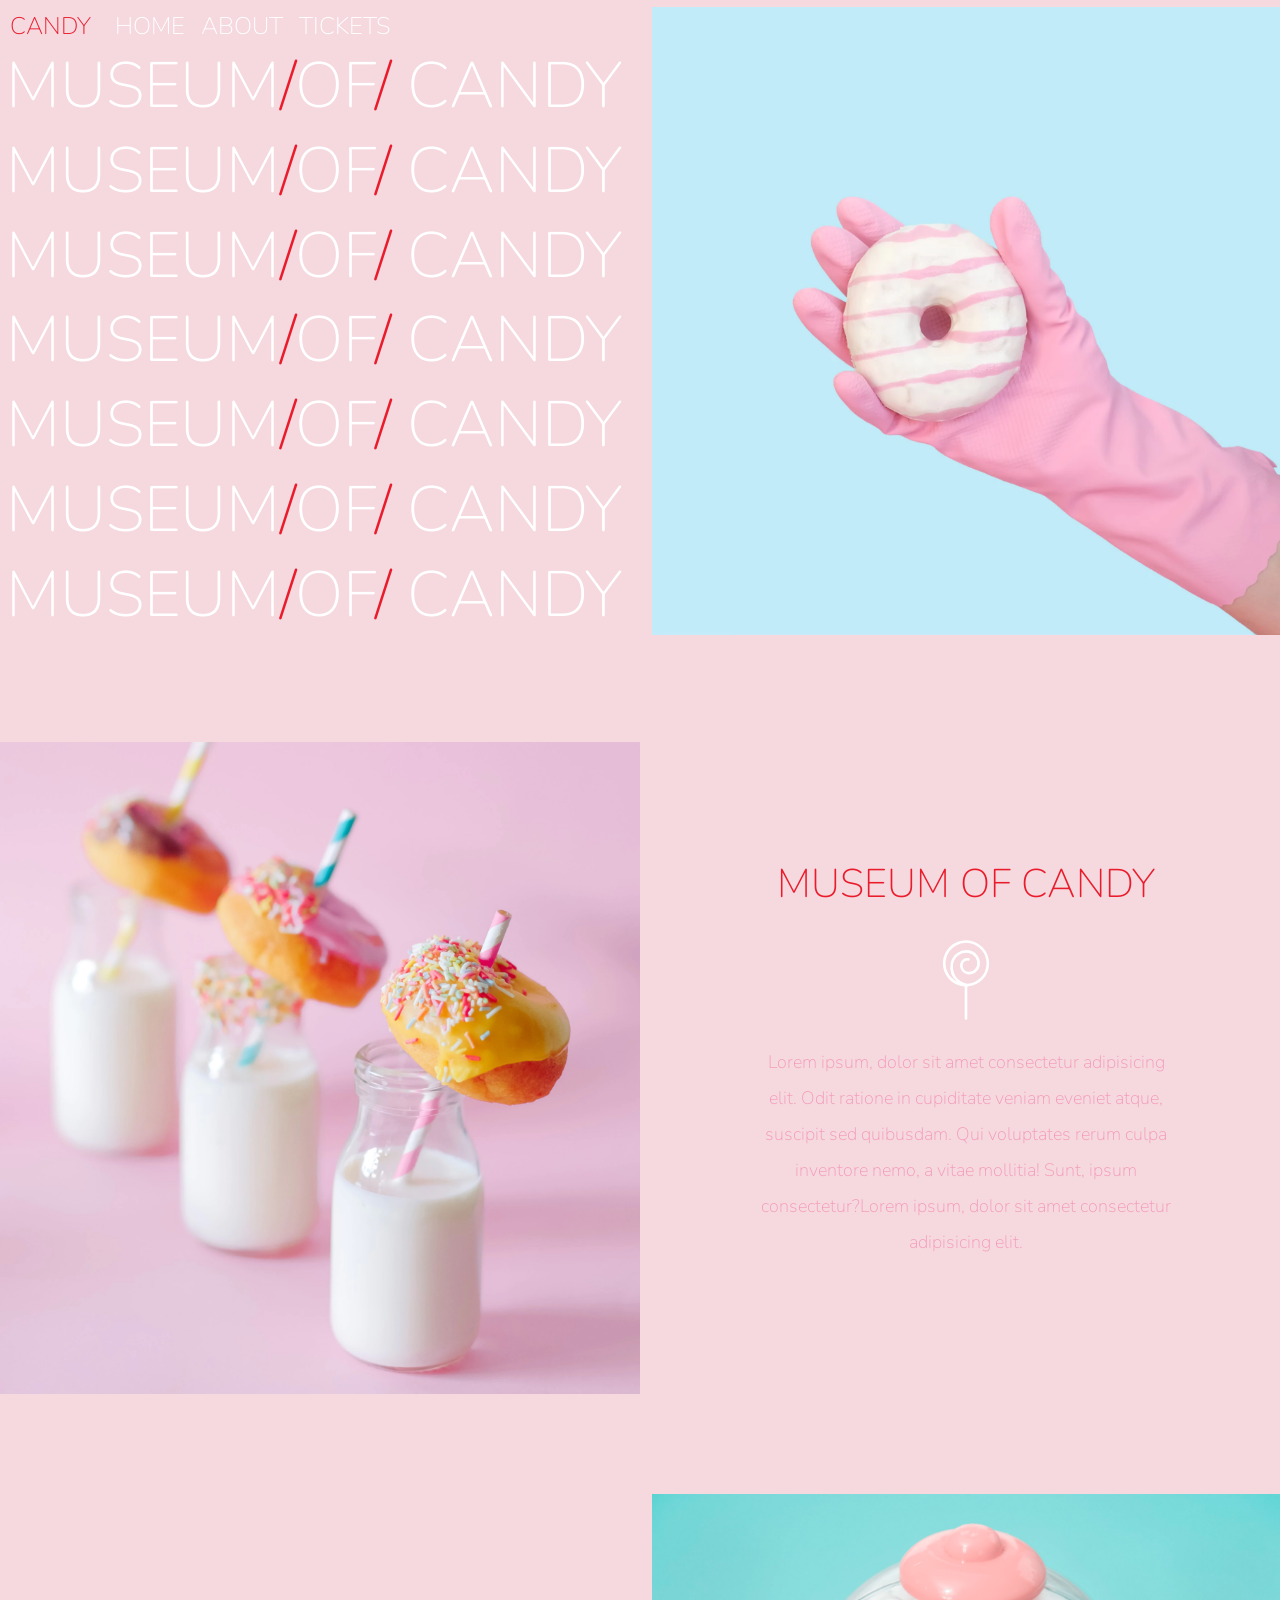
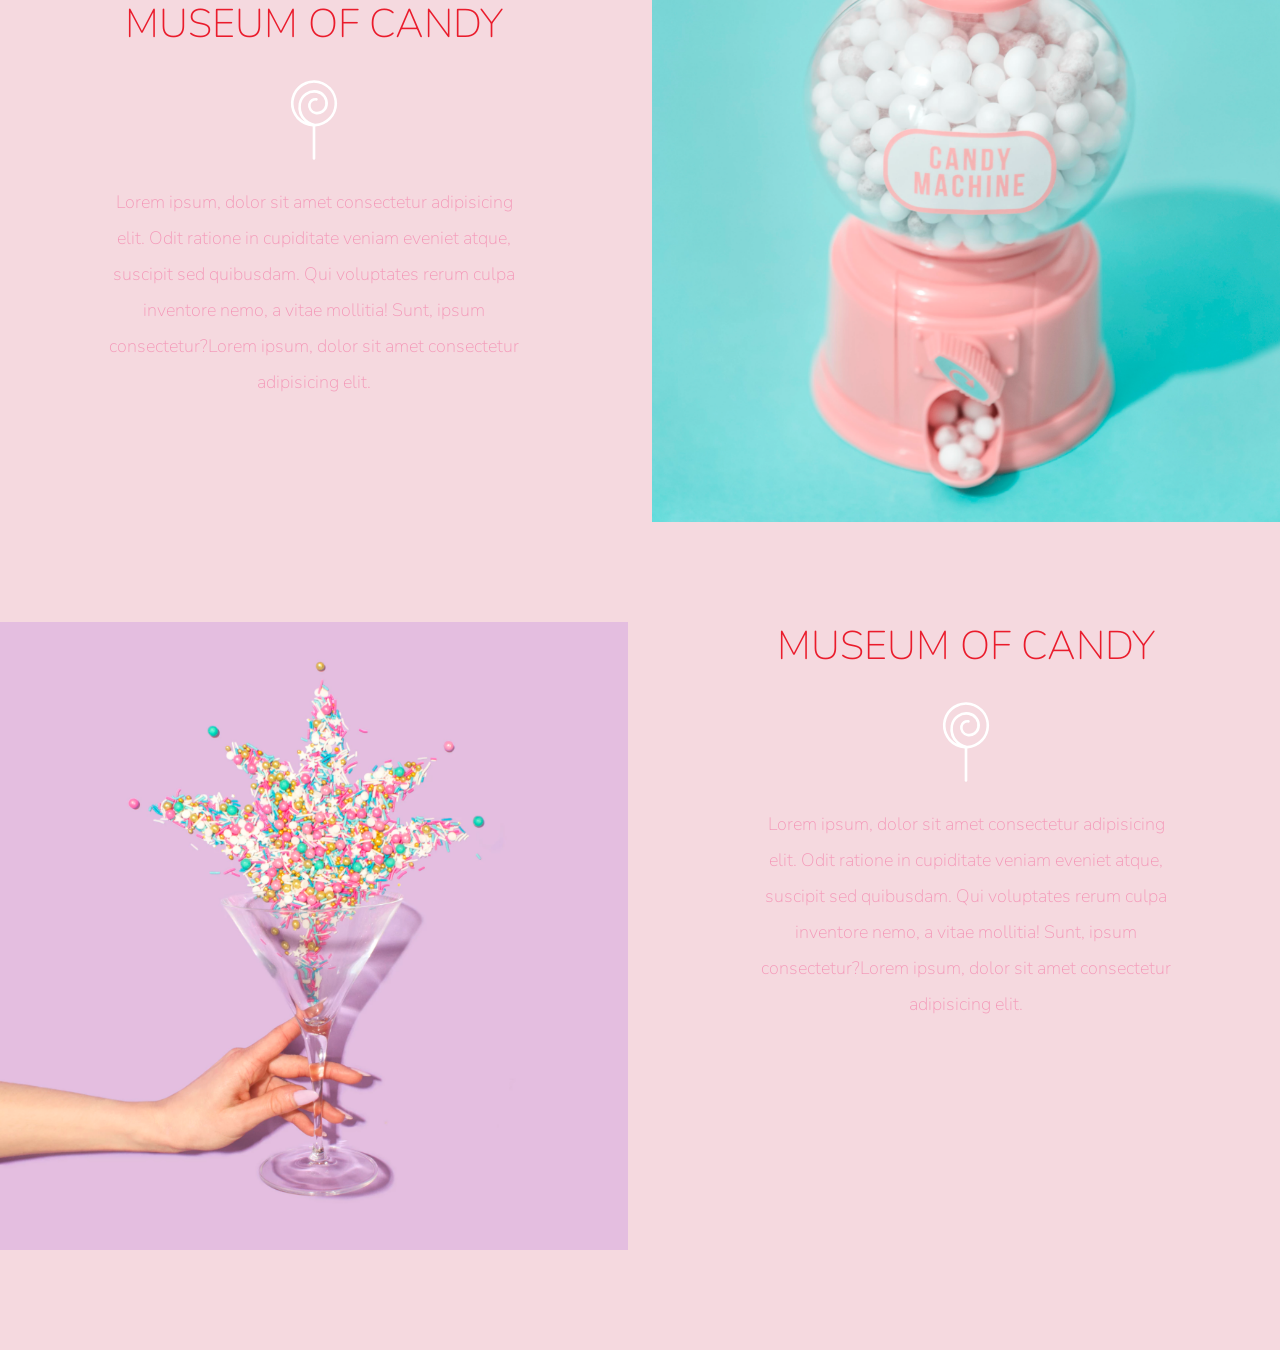
<file: Museum-of-Candy/index.html>
<!doctype html>
<html lang="en">

<head>
  <!-- Required meta tags -->
  <meta charset="utf-8">
  <meta name="viewport" content="width=device-width, initial-scale=1, shrink-to-fit=no">

  <!-- Google Font -->
  <link href="https://fonts.googleapis.com/css?family=Nunito:200,300,400,700" rel="stylesheet">

  <!-- Bootstrap CSS -->
  <link href="https://cdn.jsdelivr.net/npm/bootstrap@5.3.0-alpha1/dist/css/bootstrap.min.css" rel="stylesheet"
    integrity="sha384-GLhlTQ8iRABdZLl6O3oVMWSktQOp6b7In1Zl3/Jr59b6EGGoI1aFkw7cmDA6j6gD" crossorigin="anonymous">

  <!-- Custom CSS -->
  <link rel="stylesheet" href="app.css">

  <title>Museum of Candy</title>
</head>

<body>
  <nav id="mainNavbar" class="navbar navbar-dark navbar-expand-md py-0 fixed-top">
    <a href="#" class="navbar-brand">CANDY</a>
    <button class="navbar-toggler" type="button" data-bs-toggle="collapse" data-bs-target="#navLinks"
      aria-label="Toggle navbar">
      <span class="navbar-toggler-icon"></span>
    </button>
    <div class="collapse navbar-collapse" id="navLinks">
      <ul class="navbar-nav">
        <li class="nav-item">
          <a class="nav-link" href="#">HOME</a>
        </li>
        <li class="nav-item">
          <a class="nav-link" href="#">ABOUT</a>
        </li>
        <li class="nav-item">
          <a class="nav-link" href="#">TICKETS</a>
        </li>
      </ul>
    </div>
  </nav>

  <section class="container-fluid px-0">
    <div class="row align-items-center">
      <div id="headingGroup" class="text-white text-center d-none d-lg-block col-lg-6 mt-5">
        <h1>MUSEUM<span>/</span>OF<span>/</span> CANDY</h1>
        <h1>MUSEUM<span>/</span>OF<span>/</span> CANDY</h1>
        <h1>MUSEUM<span>/</span>OF<span>/</span> CANDY</h1>
        <h1>MUSEUM<span>/</span>OF<span>/</span> CANDY</h1>
        <h1>MUSEUM<span>/</span>OF<span>/</span> CANDY</h1>
        <h1>MUSEUM<span>/</span>OF<span>/</span> CANDY</h1>
        <h1>MUSEUM<span>/</span>OF<span>/</span> CANDY</h1>

      </div>
      <div class="col-lg-6">
        <img class="img-fluid" src="imgs/hand2.png" alt="">
      </div>
    </div>
  </section>

  <section class="container-fluid px-0">
    <div class="row justify-content-center align-items-center content text-center">
      <div class="col-md-6 order-2 order-md-1 px-0">
        <img class="img-fluid" src="imgs/milk.png" alt="">
      </div>
      <div class="col-6 text-center order-1 order-md-2">
        <div class="row justify-content-center">
          <div class="col-10 col-lg-8 blurb mb-5 mb-md-0">
            <h2>MUSEUM OF CANDY</h2>
            <img src="imgs/lolli_icon.png" class="d-none d-lg-inline" alt="">
            <p class="lead">Lorem ipsum, dolor sit amet consectetur adipisicing elit. Odit ratione in cupiditate veniam
              eveniet atque, suscipit sed quibusdam. Qui voluptates rerum culpa inventore nemo, a vitae mollitia! Sunt,
              ipsum consectetur?Lorem ipsum, dolor sit amet consectetur adipisicing elit. </p>
          </div>
        </div>
      </div>
    </div>
    <div class="row justify-content-center align-items-center content text-center">
      <div class="col-6 text-center">
        <div class="row justify-content-center">
          <div class="col-10 col-lg-8 blurb mb-5 mb-md-0">
            <h2>MUSEUM OF CANDY</h2>
            <img src="imgs/lolli_icon.png" class="d-none d-lg-inline" alt="">
            <p class="lead">Lorem ipsum, dolor sit amet consectetur adipisicing elit. Odit ratione in cupiditate veniam
              eveniet atque, suscipit sed quibusdam. Qui voluptates rerum culpa inventore nemo, a vitae mollitia! Sunt,
              ipsum consectetur?Lorem ipsum, dolor sit amet consectetur adipisicing elit. </p>
          </div>
        </div>
      </div>
      <div class="col-md-6">
        <img class="img-fluid" src="imgs/gumball.png" alt="">
      </div>
    </div>
    <div class="row justify-content-center content text-center">
      <div class="col-md-6 order-2 order-md-1">
        <img class="img-fluid" src="imgs/sprinkles.png" alt="">
      </div>
      <div class="col-6 text-center order-1 order-md-2">
        <div class="row justify-content-center">
          <div class="col-10 col-lg-8 blurb mb-5 mb-md-0  ">
            <h2>MUSEUM OF CANDY</h2>
            <img src="imgs/lolli_icon.png" class="d-none d-lg-inline" alt="">
            <p class="lead">Lorem ipsum, dolor sit amet consectetur adipisicing elit. Odit ratione in cupiditate veniam
              eveniet atque, suscipit sed quibusdam. Qui voluptates rerum culpa inventore nemo, a vitae mollitia! Sunt,
              ipsum consectetur?Lorem ipsum, dolor sit amet consectetur adipisicing elit. </p>
          </div>
        </div>
      </div>
    </div>
  </section>
  <!-- Optional JavaScript -->
  <!-- jQuery first, then Popper.js, then Bootstrap JS -->
  <script src="https://ajax.googleapis.com/ajax/libs/jquery/3.6.1/jquery.min.js"></script>

  <script src="https://cdn.jsdelivr.net/npm/bootstrap@5.3.0-alpha1/dist/js/bootstrap.bundle.min.js" integrity="sha384-w76AqPfDkMBDXo30jS1Sgez6pr3x5MlQ1ZAGC+nuZB+EYdgRZgiwxhTBTkF7CXvN" crossorigin="anonymous"></script>


  <script>
    $(function () {
        $(document).scroll(function () {
          var $nav = $("#mainNavbar");
          $nav.toggleClass("scrolled", $(this).scrollTop() > $nav.height());
        });
      });
  </script>

</body>

</html>
</file>
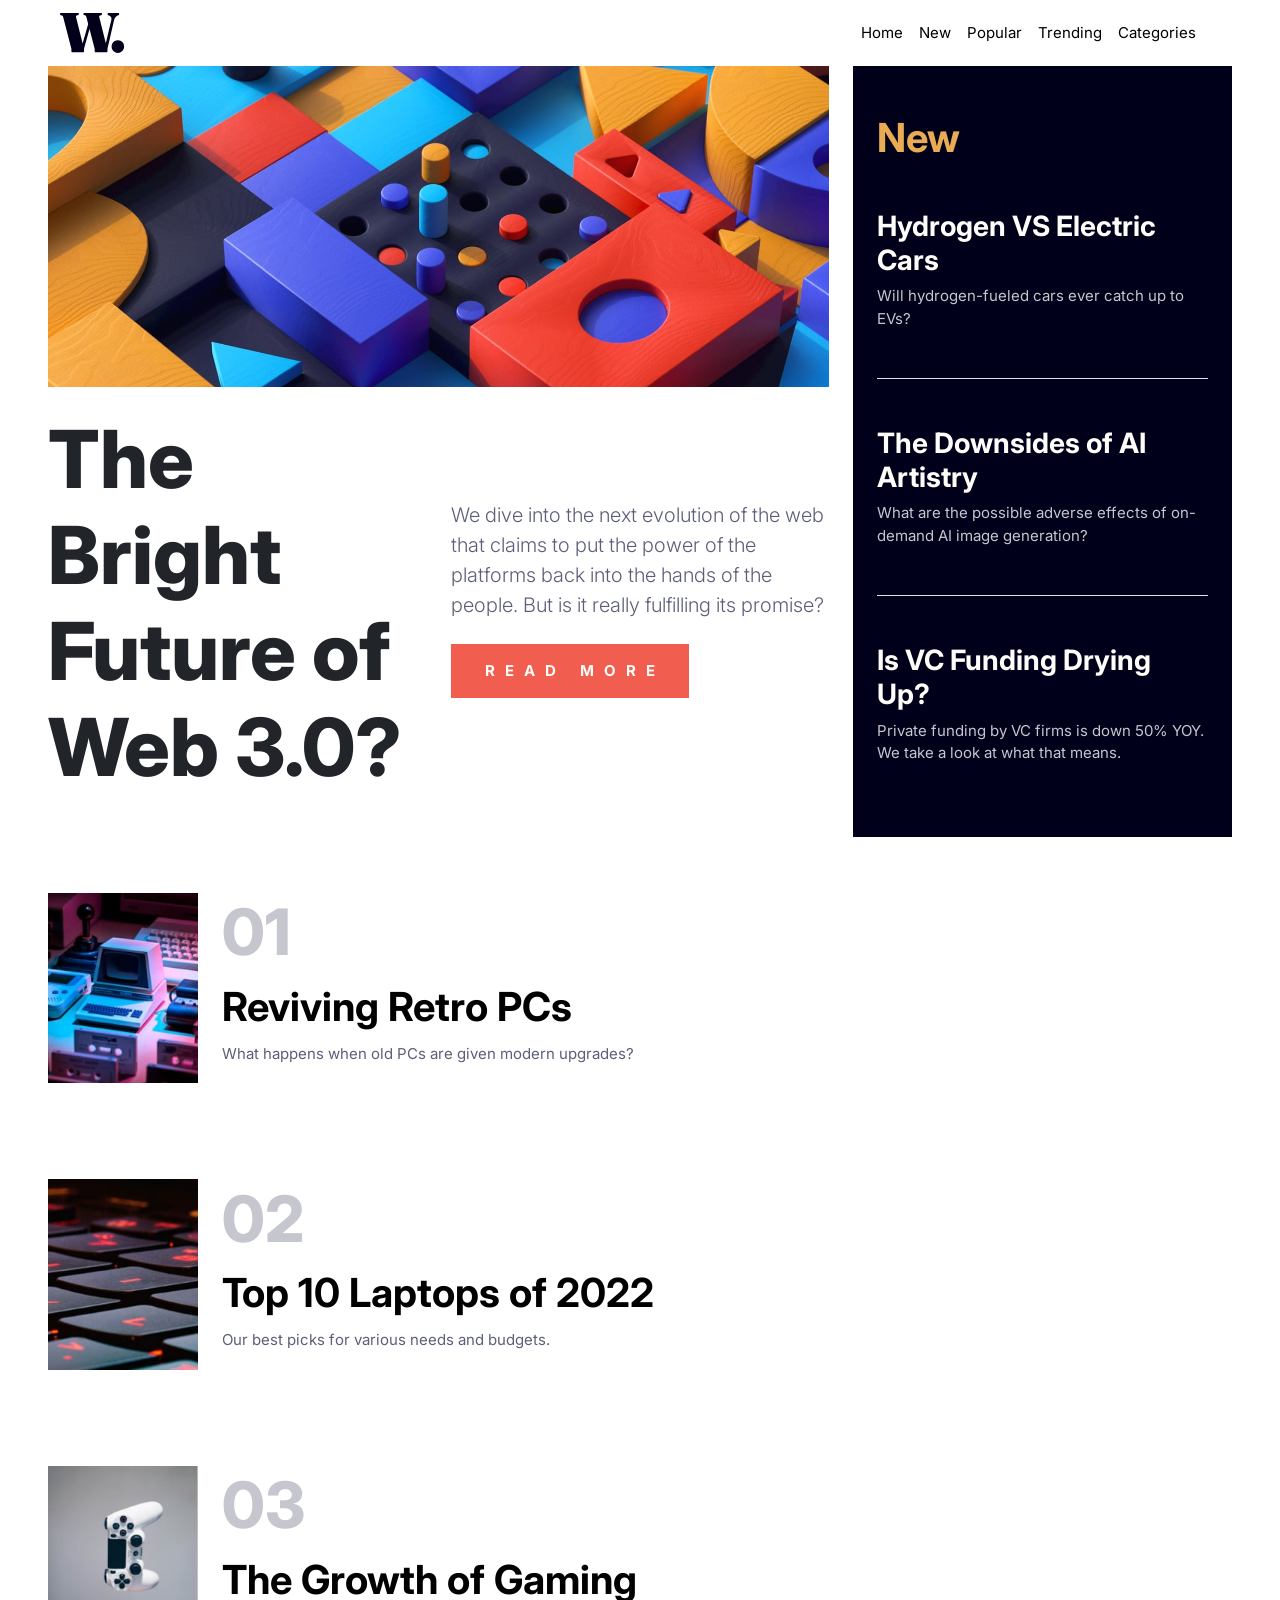
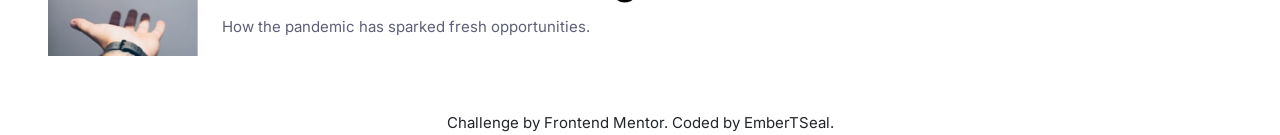
<file: News-Homepage/index.html>
<!DOCTYPE html>
<html lang="en">

<head>
  <meta charset="UTF-8">
  <meta name="viewport" content="width=device-width, initial-scale=1.0">
  <!-- displays site properly based on user's device -->

  <link rel="icon" type="image/png" sizes="32x32" href="./assets/images/favicon-32x32.png">

  <!-- bootstrap css cdn -->

  <link href="https://cdn.jsdelivr.net/npm/bootstrap@5.3.0-alpha1/dist/css/bootstrap.min.css" rel="stylesheet"
    integrity="sha384-GLhlTQ8iRABdZLl6O3oVMWSktQOp6b7In1Zl3/Jr59b6EGGoI1aFkw7cmDA6j6gD" crossorigin="anonymous">
  <link rel="stylesheet" href="style.css">

  <!-- bootstrap js cdn -->

  <script src="https://cdn.jsdelivr.net/npm/bootstrap@5.3.0-alpha1/dist/js/bootstrap.bundle.min.js"
    integrity="sha384-w76AqPfDkMBDXo30jS1Sgez6pr3x5MlQ1ZAGC+nuZB+EYdgRZgiwxhTBTkF7CXvN"
    crossorigin="anonymous"></script>

  <!-- Jquery cdn: -->
  <script src="https://code.jquery.com/jquery-3.6.3.js" integrity="sha256-nQLuAZGRRcILA+6dMBOvcRh5Pe310sBpanc6+QBmyVM="
    crossorigin="anonymous"></script>

  <script src="index.js"></script>

  <!-- font -->
  <link rel="preconnect" href="https://fonts.googleapis.com">
  <link rel="preconnect" href="https://fonts.gstatic.com" crossorigin>
  <link href="https://fonts.googleapis.com/css2?family=Inter:wght@400;700;800&display=swap" rel="stylesheet">

  <title>Frontend Mentor | News homepage</title>
</head>

<body class="mx-4 mx-lg-5">
  <nav class="navbar navbar-expand-lg sm-fixed-top">
    <div class="container-fluid">
      <a class="navbar-brand" href="#">
        <img src="assets/images/logo.svg" alt="Site Logo"></a>
      <button class="navbar-toggler" type="button" data-bs-toggle="offcanvas" data-bs-target="#offcanvasNavbar"
        aria-controls="offcanvasNavbar">
        <span class="navbar-toggler-icon"></span>
      </button>
      <div class="offcanvas offcanvas-size-sm offcanvas-end" tabindex="-1" id="offcanvasNavbar"
        aria-labelledby="offcanvasNavbarLabel">
        <div class="offcanvas-header p-4 d-flex justify-content-end d-lg-none">
          <button type="button" class="btn-close" data-bs-dismiss="offcanvas" aria-label="Close"></button>
        </div>
        <div class="offcanvas-body">
          <ul class="navbar-nav justify-content-end flex-grow-1 pe-3">
            <li class="nav-item">
              <a class="nav-link active" aria-current="page" href="#">Home</a>
            </li>
            <li class="nav-item">
              <a class="nav-link active" aria-current="page" href="#">New</a>
            </li>
            <li class="nav-item">
              <a class="nav-link active" aria-current="page" href="#">Popular</a>
            </li>
            <li class="nav-item">
              <a class="nav-link active" aria-current="page" href="#">Trending</a>
            </li>
            <li class="nav-item">
              <a class="nav-link active" aria-current="page" href="#">Categories</a>
            </li>
          </ul>
        </div>
      </div>
    </div>
  </nav>

  <main>
    <div class="row">
      <div class="col-lg-8">
        <section id="mainArticle" class="">
          <picture>
            <source srcset="assets/images/image-web-3-mobile.jpg" media="(max-width: 767px)">
            <img class="img-fluid mb-4" src="assets/images/image-web-3-desktop.jpg" alt="Web 3.0 Article Image">
          </picture>
          <div class="row align-items-center">
            <div class="col-lg-6">
              <h1 class="display-1 mb-3">The Bright Future of Web 3.0?</h1>
            </div>
            <div class="col-lg-6">
              <p class="lead">
                We dive into the next evolution of the web that claims to put the power of the platforms back into the
                hands
                of
                the people. But is it really fulfilling its promise?</p>
              <div class="px-4 py-3 mt-2 mb-4 read-more"><a href="#web3.0">Read More</a></div>
            </div>
          </div>
        </section>
      </div>

      <div class="col-lg-4">
        <section class="my-5 my-lg-0">
          <div class="new p-4 pt-lg-5">
            <h2 class="display-6">New</h2>
            <div class="article border-bottom my-4 my-lg-5">
              <h3> <a href="#Cars">Hydrogen VS Electric Cars</a></h3>
              <p class="mb-4 mb-lg-5">Will hydrogen-fueled cars ever catch up to EVs?</p>
            </div>
            <div class="article border-bottom my-4 my-lg-5">
              <h3> <a href="#AI">The Downsides of AI Artistry</a></h3>
              <p class="mb-4 mb-lg-5">What are the possible adverse effects of on-demand AI image generation?</p>
            </div>
            <div class="article">
              <h3> <a href="#VCfund">Is VC Funding Drying Up?</a></h3>
              <p class="mb-lg-5">Private funding by VC firms is down 50% YOY. We take a look at what that means. </p>
            </div>
          </div>
        </section>
      </div>
    </div>
  </main>
  <section id="topArticles" class="py-2">
    <div class="trending my-5">
      <img class="img-fluid" src="assets/images/image-retro-pcs.jpg" alt="Retro PC">
      <div class="ps-4 d-flex flex-column justify-content-around">
        <h2 class="display-3">01</h2>
        <h3 class="display-6"> <a href="#retropc">Reviving Retro PCs</a></h3>
        <p>What happens when old PCs are given modern upgrades?</p>
      </div>
    </div>
    <div class="trending my-5">
      <img class="img-fluid" src="assets/images/image-top-laptops.jpg" alt="Top Laptops">
      <div class="ps-4 d-flex flex-column justify-content-around">
        <h2 class="display-3">02</h2>
        <h3 class="display-6"> <a href="#toplaptop">Top 10 Laptops of 2022</a></h3>
        <p>Our best picks for various needs and budgets.</p>
      </div>
    </div>
    <div class="trending my-5">
      <img class="img-fluid" src="assets/images/image-gaming-growth.jpg" alt="Gaming Growth">
      <div class="ps-4 d-flex flex-column justify-content-around">
        <h2 class="display-3">03</h2>
        <h3 class="display-6"> <a href="#gaming">The Growth of Gaming</a></h3>
        <p>How the pandemic has sparked fresh opportunities.</p>
      </div>
    </div>

  </section>

  <div class="attribution text-center">
    Challenge by <a class="text-center" href="https://www.frontendmentor.io?ref=challenge" target="_blank">Frontend
      Mentor</a>.
    Coded by <a href="#">EmberTSeal</a>.
  </div>
</body>

</html>
</file>
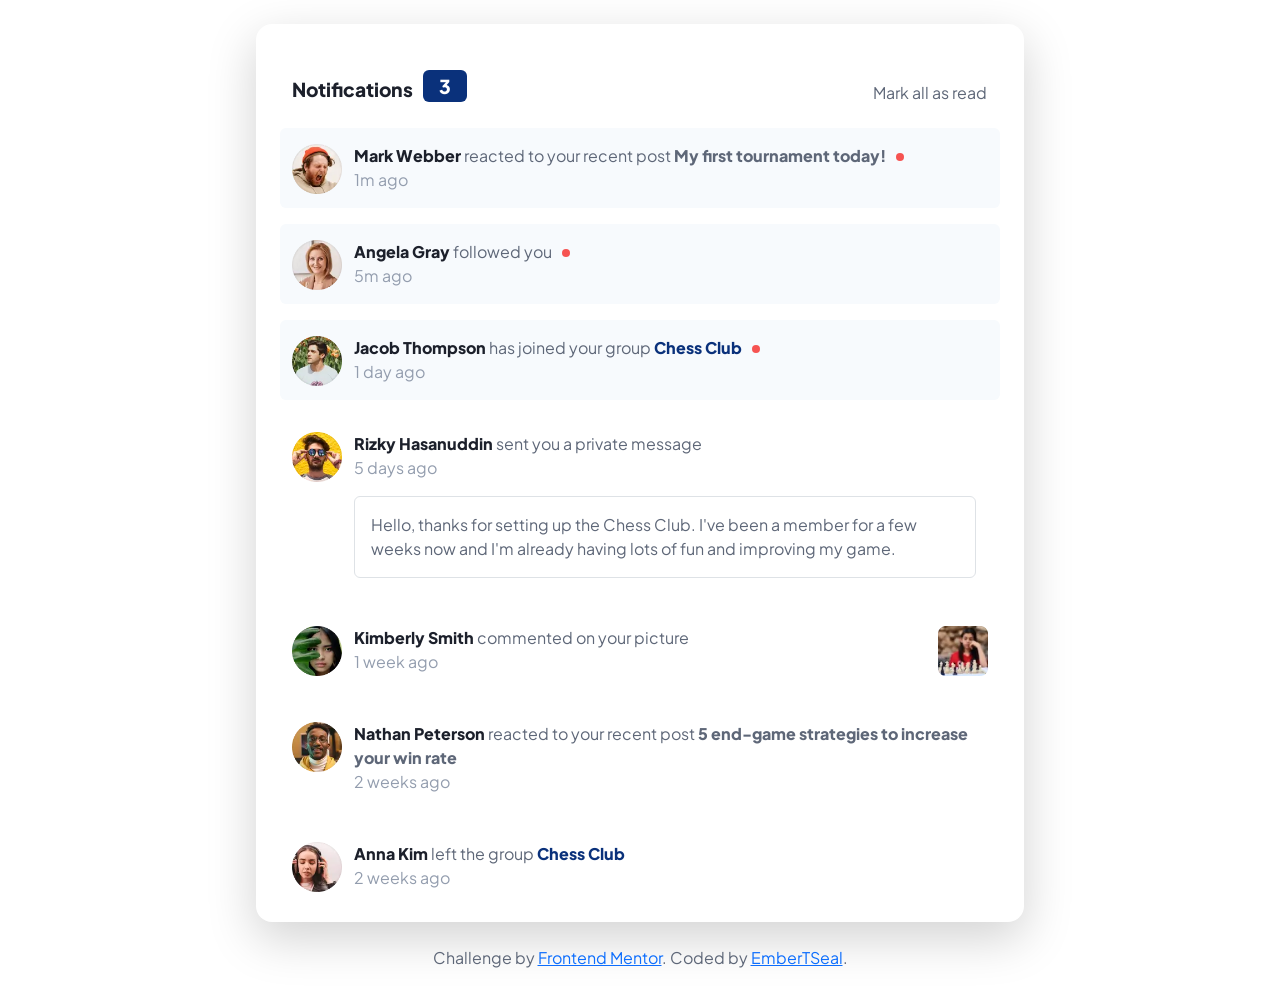
<file: NotificationPage/index.html>
<!DOCTYPE html>
<html lang="en">

<head>
  <meta charset="UTF-8">
  <meta name="viewport" content="width=device-width, initial-scale=1.0">
  <!-- displays site properly based on user's device -->

  <link rel="icon" type="image/png" sizes="32x32" href="./assets/images/favicon-32x32.png">
  <link href="https://cdn.jsdelivr.net/npm/bootstrap@5.2.3/dist/css/bootstrap.min.css" rel="stylesheet"
    integrity="sha384-rbsA2VBKQhggwzxH7pPCaAqO46MgnOM80zW1RWuH61DGLwZJEdK2Kadq2F9CUG65" crossorigin="anonymous">
  <link rel="stylesheet" href="style.css">
  <link rel="preconnect" href="https://fonts.googleapis.com">
  <link rel="preconnect" href="https://fonts.gstatic.com" crossorigin>
  <link href="https://fonts.googleapis.com/css2?family=Plus+Jakarta+Sans:wght@500;800&display=swap" rel="stylesheet">
  <title>Frontend Mentor | Notifications page</title>

</head>

<body>
  <main class="container my-4 pt-4 pt-md-5 pb-2 px-4 d-flex flex-column align-items-center">
    <div class="container d-flex justify-content-between align-items-center">
      <p class="notif">Notifications&ensp;<span id="notif-count" class="py-1 px-3 m-0 rounded">3</span></p>
      <p class="pb-2 mb-1 btn px-0" id="read-toggle" tabindex="0">Mark all as read </p>
    </div>
    <div class="container new unread notif-card my-2 pt-3 rounded d-flex align-items-start">
      <img src="assets/images/avatar-mark-webber.webp" alt="Mark Webber avatar">
      <div class="container d-flex flex-column  align-items-start">
        <p class="my-0"><span class="user"><a href="#profile">Mark Webber</a></span> reacted to your recent post <span
            class="post"><a href="postlink">My first
              tournament today!</a></span>
          <span class="indicator">&emsp;</span>
        </p>
        <p class="time">1m ago</p>
      </div>
    </div>
    <div class="container new unread notif-card my-2 pt-3 rounded d-flex justify-content-between">
      <img src="assets/images/avatar-angela-gray.webp" alt="Angela Gray avatar">
      <div class="container d-flex flex-column  align-items-start">
        <p class="my-0"><span class="user"><a href="#profile">Angela Gray</a></span> followed you
          <span class="indicator">&emsp;</span>
        </p>
        <p class="time">5m ago</p>
      </div>
    </div>
    <div class="container new unread notif-card my-2 pt-3 rounded d-flex justify-content-between">
      <img src="assets/images/avatar-jacob-thompson.webp" alt="Jacob Thompson avatar">
      <div class="container d-flex flex-column  align-items-start">
        <p class="my-0"><span class="user"><a href="#profile">Jacob Thompson</a></span> has joined your group <span
            class="grp"><a href="#chessclub">Chess Club</a></span>
          <span class="indicator">&emsp;</span>
        </p>

        <p class="time">1 day ago</p>
      </div>
    </div>
    <div class="container read notif-card my-2 pt-3 rounded d-flex justify-content-between">
      <img src="assets/images/avatar-rizky-hasanuddin.webp" alt="Rizky Hasanuddin avatar">
      <div class="container d-flex flex-column  align-items-start">
        <p class="my-0"><span class="user"><a href="#profile">Rizky Hasanuddin</a></span> sent you a private message</p>
        <p class="time">5 days ago</p>
        <p class="message border rounded p-3"><a href="#messagebox">Hello, thanks for setting up the Chess Club. I've
            been a member for a few
            weeks now and
            I'm already having lots of fun and improving my game.</a></p>
      </div>
    </div>
    <div class="container read notif-card my-2 pt-3 rounded d-flex justify-content-between">
      <img src="assets/images/avatar-kimberly-smith.webp" alt="Kimberly Smith avatar">
      <div class="container d-flex flex-column  align-items-start">
        <p class="my-0"><span class="user"><a href="#profile">Kimberly Smith</a></span> commented on your picture</p>
        <p class="time">1 week ago</p>
      </div>
      <a href="#postlink"><img src="assets/images/image-chess.webp" tabindex="0" alt="Post Preview"></a>
    </div>
    <div class="container read notif-card my-2 pt-3 rounded d-flex justify-content-between">
      <img src="assets/images/avatar-nathan-peterson.webp" alt="Nathan Peterson avatar">
      <div class="container d-flex flex-column  align-items-start">
        <p class="my-0"><span class="user"><a href="#profile">Nathan Peterson</a></span> reacted to your recent post
          <span class="post"><a href="#postlink">5
              end-game strategies to increase your win rate</a>
        </p></span>
        <p class="time">2 weeks ago</p>
      </div>
    </div>
    <div class="container read notif-card my-2 pt-3 rounded d-flex justify-content-between">
      <img src="assets/images/avatar-anna-kim.webp" alt="Anna Kim avatar">
      <div class="container d-flex flex-column  align-items-start">
        <p class="my-0"><span class="user"><a href="#profile">Anna Kim</a></span> left the group <span class="grp"><a
              href="#chessclub">Chess Club</a></span></p>
        <p class="time">2 weeks ago</p>
      </div>
    </div>
  </main>
  <footer class="text-center mb-3">
    <div class="attribution">
      Challenge by <a href="https://www.frontendmentor.io?ref=challenge" target="_blank">Frontend Mentor</a>.
      Coded by <a href="https://github.com/EmberTSeal">EmberTSeal</a>.
    </div>
  </footer>

  <script src="https://cdn.jsdelivr.net/npm/bootstrap@5.2.3/dist/js/bootstrap.bundle.min.js"
    integrity="sha384-kenU1KFdBIe4zVF0s0G1M5b4hcpxyD9F7jL+jjXkk+Q2h455rYXK/7HAuoJl+0I4"
    crossorigin="anonymous"></script>
  <script src="https://ajax.googleapis.com/ajax/libs/jquery/3.6.1/jquery.min.js"></script>
  <script>
      $("#read-toggle").click(function () {
        $(".indicator").hide();
        $(".new").css("background-color", "white");
        $("#notif-count").text("0");
      });
  </script>
</body>

</html>
</file>
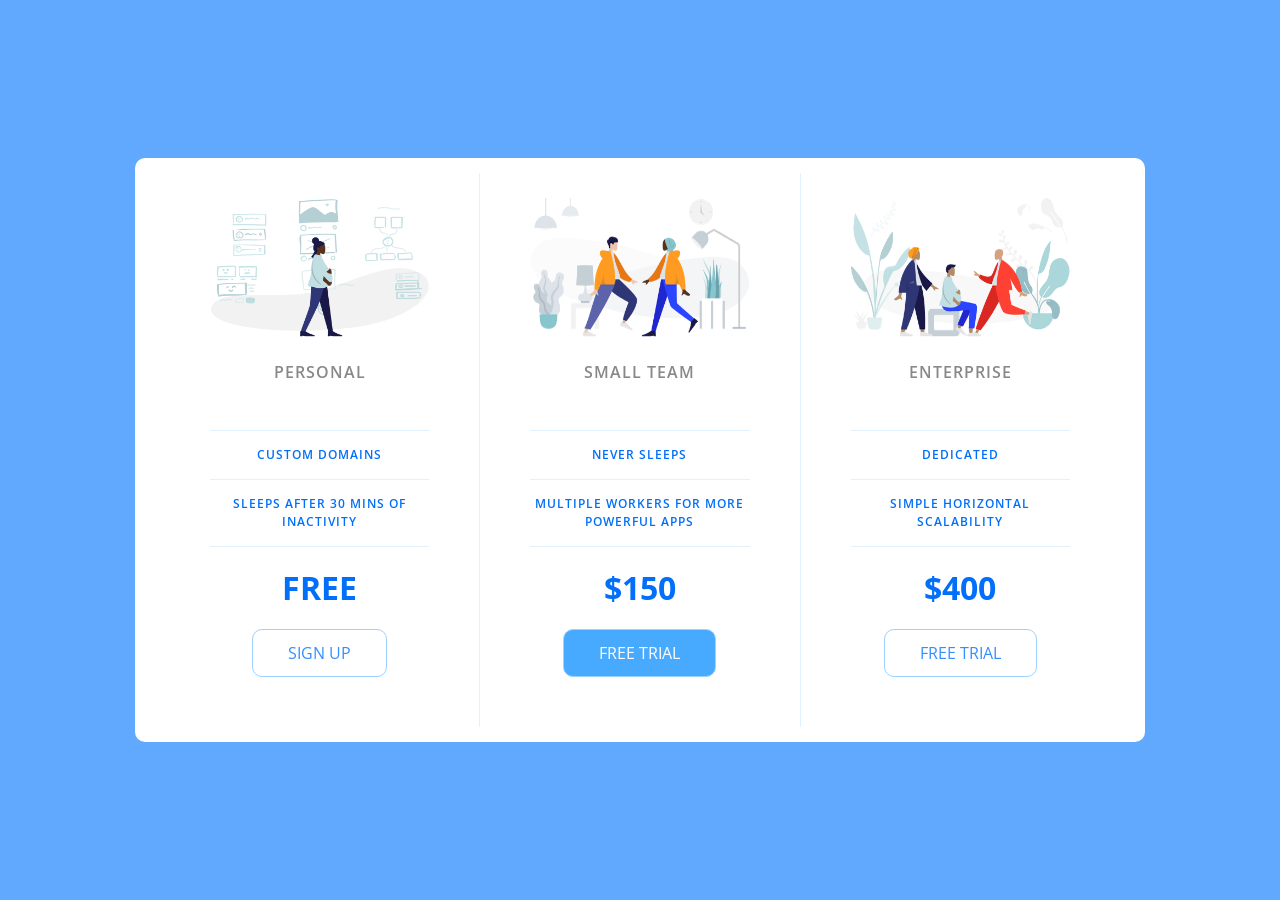
<file: Pricing-Panel/index.html>
<!DOCTYPE html>
<html lang="en">

<head>
    <meta charset="UTF-8">
    <meta name="viewport" content="width=device-width, initial-scale=1.0">
    <title>Price Tiers</title>
    <link rel="stylesheet" href="https://fonts.googleapis.com/css?family=Open+Sans:400,600,700">
    <link rel="stylesheet" href="app.css">
</head>

<body>
    <div class="panel pricing-table">

        <div class="pricing-plan">
            <img src="icons/icon1.png" alt="" class="pricing-img">
            <h2 class="pricing-header">Personal</h2>
            <ul class="pricing-features">
                <li class="pricing-features-item">Custom domains</li>
                <li class="pricing-features-item">Sleeps after 30 mins of inactivity</li>
            </ul>
            <span class="pricing-price">Free</span>
            <a href="#/" class="pricing-button">Sign up</a>
        </div>

        <div class="pricing-plan">
            <img src="icons/icon2.png" alt="" class="pricing-img">
            <h2 class="pricing-header">Small team</h2>
            <ul class="pricing-features">
                <li class="pricing-features-item">Never sleeps</li>
                <li class="pricing-features-item">Multiple workers for more powerful apps</li>
            </ul>
            <span class="pricing-price">$150</span>
            <a href="#/" class="pricing-button is-featured">Free trial</a>
        </div>

        <div class="pricing-plan">
            <img src="icons/icon3.png" alt="" class="pricing-img">
            <h2 class="pricing-header">Enterprise</h2>
            <ul class="pricing-features">
                <li class="pricing-features-item">Dedicated</li>
                <li class="pricing-features-item">Simple horizontal scalability</li>
            </ul>
            <span class="pricing-price">$400</span>
            <a href="#/" class="pricing-button">Free trial</a>
        </div>

    </div>

</body>

</html>
</file>
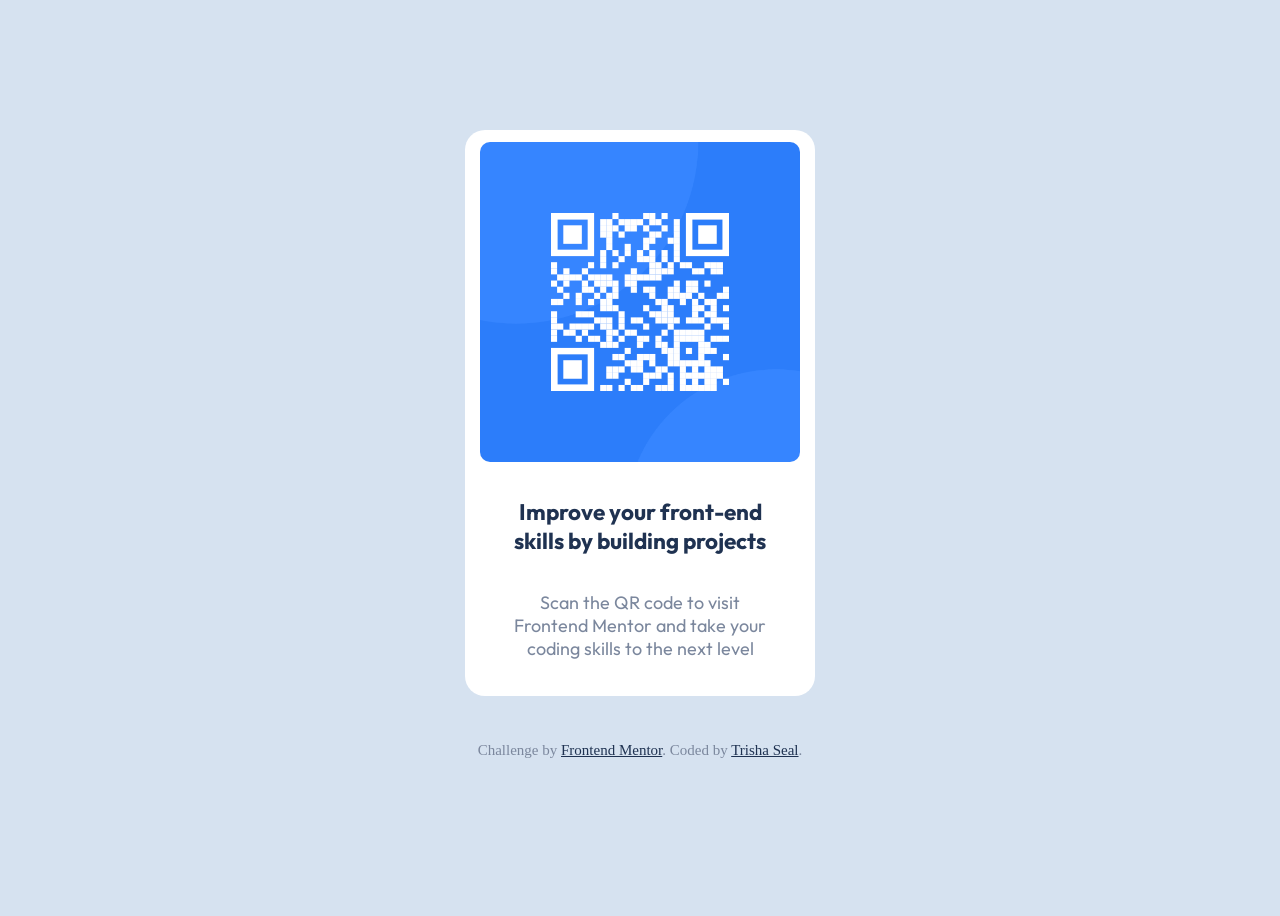
<file: QRCode/index.html>
<!DOCTYPE html>
<html lang="en">

<head>
  <meta charset="UTF-8">
  <meta name="viewport" content="width=device-width, initial-scale=1.0">
  <!-- displays site properly based on user's device -->

  <link rel="icon" type="image/png" sizes="32x32" href="./images/favicon-32x32.png">
  <link rel="stylesheet" href="style.css">

  <link rel="preconnect" href="https://fonts.googleapis.com"><link rel="preconnect" href="https://fonts.gstatic.com" crossorigin><link href="https://fonts.googleapis.com/css2?family=Outfit:wght@400;700&display=swap" rel="stylesheet">
  <title>Frontend Mentor | QR code component</title>

  <!-- Feel free to remove these styles or customise in your own stylesheet 👍 -->
</head>

<body>
  <main>
    <div class="qrcode">
      <img src="images/image-qr-code.png" alt="QR Code">
    </div>
    <section>
      <div class="obj"><h1>Improve your front-end skills by building projects</h1></div>
      <div class="instruction">Scan the QR code to visit Frontend Mentor and take your coding skills to the next level
      </div>
    </section>
  </main>
  <footer>
    <div class="attribution">
      Challenge by <a href="https://www.frontendmentor.io?ref=challenge" target="_blank">Frontend Mentor</a>.
      Coded by <a href="https://github.com/EmberTSeal">Trisha Seal</a>.
    </div>
  </footer>
</body>

</html>
</file>
<file: Museum-of-Candy/app.css>
body{
    background-color: #f5d9df;
    font-family: "Nunito", sans-serif;
}

#mainNavbar{
    font-size: 1.5rem;
    font-weight: 100;
}

#mainNavbar .nav-link{
    color: white;
}

#mainNavbar .nav-link:hover{
    color: #EA1C2C;
}

#mainNavbar .navbar-brand{
    color: #EA1C2C;
    padding-left: 10px;
    font-size: 1.5rem;
}

#headingGroup span{
    color: #EA1C2C
}

#headingGroup h1{
    font-size: 4rem;
    font-weight: 100;
}

.blurb h2{
    color:#EA1C2C;
    font-weight: 100;
    font-size: 2.5rem;
}

.blurb p{
    color: #f498b8;
    font-weight: 100;
    font-size: 1.125rem;
    line-height: 2;

}

.content{
    margin-top:100px;
    margin-bottom: 100px;
}

.navbar.scrolled{
    background: rgb(222, 192, 222);
    transition: background 500ms;
}

@media (max-width: 1200px) {
    #headingGroup h1{
        font-weight: 100;
        font-size: 3rem;
    }
    .blurb h2{
        font-size: 2rem;
    }
}
</file>
<file: News-Homepage/style.css>
body {
    font-family: 'Inter', sans-serif;
    font-size: 15px;
    font-weight: 400;
}

a {
    text-decoration: none;
    color: inherit;
}

.navbar-toggler-icon {
    background-image: url("assets/images/icon-menu.svg");
}

.btn-close {
    background: url("assets/images/icon-menu-close.svg");
}

.offcanvas-body .nav-link:hover,
.offcanvas-body .nav-link:focus {
    color: hsl(5, 85%, 63%);
}

.offcanvas {
    max-width: 70%;
}

main .display-1 {
    font-weight: 800;
}

main .lead,
.trending p {
    color: hsl(236, 13%, 42%);
}

.read-more {
    display: inline-block;
    background-color: hsl(5, 85%, 63%);
}

.read-more a {
    font-weight: 700;
    text-align: center;
    text-transform: uppercase;
    text-decoration: none;
    color: hsl(36, 100%, 99%);
    text-indent: auto;
    margin-left: 10px;
    letter-spacing: 10px;
}

.read-more:hover,
.read-more:focus {
    background-color: hsl(240, 100%, 5%);
}

.new {
    background-color: hsl(240, 100%, 5%);
}

.new h2 {
    color: hsl(35, 77%, 62%);
    font-weight: 700;
}

.new h3 {
    color: hsl(36, 100%, 99%);
    font-weight: 700;
}

.new p {
    color: hsl(233, 8%, 79%);
}

.article {
    border-color: hsl(233, 8%, 79%);
}

.article h3:hover,
.article h3:focus {
    color: hsl(35, 77%, 62%);
}

.trending>img {
    max-width: 150px;
    max-height: 200px;
}

.trending h2 {
    color: hsl(233, 8%, 79%);
    font-weight: 800;
}

.trending h3 {
    color: black;
    font-weight: 700;
}

.trending h3:hover,
.trending h3:focus {
    color: hsl(5, 85%, 63%);
}

.trending{
    display: flex;
    flex-direction: row;
}

@media (max-width: 1439px) {
    section#topArticles {
        display: flex;
        flex-direction: column;
        justify-content: space-between;
        align-items: flex-start;
    }
}

@media (min-width:1440px) {
    section#topArticles {
        display: flex;
        flex-direction: row;
        justify-content: space-between;
        align-items: flex-start;
    }
    section .trending{
        display: flex;
        align-items: flex-start;
    }
    .trending>img {
        width: 200px;
        height: 200px;
    }
}
</file>
<file: NotificationPage/style.css>
body{
    font-family: 'Plus Jakarta Sans', sans-serif;
    color: hsl(219, 12%, 42%);
    font-size: 16px;
}

.btn-primary, .btn-primary:hover{
    border-color: hsl(219, 85%, 26%);
    background-color: hsl(219, 85%, 26%);
}

.unread{
    background-color:  hsl(210, 60%, 98%);
}

.user, .notif, .post, .grp, #notif-count{
    font-weight: 800;
}

.notif{
    font-size: 1.2rem;
}

#notif-count{
    background-color: hsl(219, 85%, 26%);
    color: white;
}

.notif, #notif-count{
    vertical-align: text-bottom;
}


.user a, .message a, .grp a, .post a{
    text-decoration: none;
}

.post a, #read-toggle{
    color: hsl(219, 12%, 42%);
}

#read-toggle:hover, #read-toggle:focus, #read-toggle:active{
    color:hsl(219, 85%, 26%);
}

.post a:hover, .post a:focus, .post a:active{
    color: hsl(219, 85%, 26%);
}

.notif, .user a{
    color: hsl(224, 21%, 14%);
}

.user a:hover, .user a:focus, .user a:active{
    color: hsl(219, 85%, 26%);
}

.message a{ 
    color: hsl(219, 12%, 42%);
    border-color: hsl(219, 14%, 63%);
}

.message:hover, .message:focus, .message:active{
    background-color: hsl(211, 68%, 94%);
}

.grp a, .grp a:hover, .grp a:focus{
    color: hsl(219, 85%, 26%);
}

.time{
    color:hsl(219, 14%, 63%);
}

.indicator{
    display: inline;
    position: absolute;
    margin: 9px 10px;  
    border-radius: 50%;
    width:8px;
    height:8px;
    background-color: hsl(1, 90%, 64%);
}

img{
    max-width: 50px;
    max-height: 50px;
}

@media (min-width: 769px) {
    main.container{
        max-width: 60vw;
        border-radius: 1rem;
        box-shadow: 0rem 1rem 3rem 0.1rem rgb(212, 212, 212);
    }    
}
</file>
<file: Pricing-Panel/app.css>
/* http://meyerweb.com/eric/tools/css/reset/ 
   v2.0 | 20110126
   License: none (public domain)
*/

html, body, div, span, applet, object, iframe,
h1, h2, h3, h4, h5, h6, p, blockquote, pre,
a, abbr, acronym, address, big, cite, code,
del, dfn, em, img, ins, kbd, q, s, samp,
small, strike, strong, sub, sup, tt, var,
b, u, i, center,
dl, dt, dd, ol, ul, li,
fieldset, form, label, legend,
table, caption, tbody, tfoot, thead, tr, th, td,
article, aside, canvas, details, embed, 
figure, figcaption, footer, header, hgroup, 
menu, nav, output, ruby, section, summary,
time, mark, audio, video {
	margin: 0;
	padding: 0;
	border: 0;
	font-size: 100%;
	font: inherit;
	vertical-align: baseline;
}
/* HTML5 display-role reset for older browsers */
article, aside, details, figcaption, figure, 
footer, header, hgroup, menu, nav, section {
	display: block;
}
body {
	line-height: 1;
}
ol, ul {
	list-style: none;
}
blockquote, q {
	quotes: none;
}
blockquote:before, blockquote:after,
q:before, q:after {
	content: '';
	content: none;
}
table {
	border-collapse: collapse;
	border-spacing: 0;
}

body{
    background-color: #60a9ff;
    display:flex;
	align-items: center;
    justify-content: center;
    min-height: 100vh;
}

html{
    box-sizing: border-box;
    font-family: 'Open Sans', sans-serif;
}

.panel{
    background-color: white;
    border-radius: 10px;
    padding: 15px 25px;
    width:100%;
    max-width: 960px;
	display:flex;
	flex-direction: column;
	text-align: center;
	text-transform: uppercase;
}

.pricing-plan{
	border-bottom: 1px solid #e1f1ff;
}

.pricing-plan:last-child{
	border-bottom: none;
}

.pricing-img{
	margin-bottom:25px;
	width: 100%;
}

.pricing-header{
	font-weight: 600;
	color: #888;
	letter-spacing: 1px;
}

.pricing-features{
	margin: 50px 0 25px;
	color: #016ff9;
}

.pricing-features-item{
	font-weight: 600;
	font-size: 12px;
	line-height: 1.5;
	padding: 15px 0;
	border-top: 1px solid #e1f1ff;
	letter-spacing: 1px;
}

.pricing-features-item:last-child{
	border-bottom: 1px solid #e1f1ff;
}

.pricing-price{
	color: #016ff9;
	display:block;
	font-size: 32px;
	font-weight: 700;
}
.pricing-button{
	border: 1px solid #9dd1ff;
	color: #348efe;
	border-radius: 10px;
	display:inline-block;
	padding:15px 35px;
	text-decoration: none;
	margin: 25px 0;
	transition: background-color 200ms ease-in-out;
}

.pricing-button:hover, .pricing-button:focus{
	background-color: #e1f1ff;
}

.pricing-button.is-featured{
	background-color: #48aaff;
	color:white;
}
.pricing-button.is-featured:hover, .pricing-button.is-featured:focus{
	background-color: #269aff;
}

@media (min-width: 900px){
	.panel{
		flex-direction: row;
		max-height: 80vh;
	}
	.pricing-plan{
		border-bottom: none;
		border-right: 1px solid #e1f1ff;
		padding: 25px 50px;
	}
	.pricing-plan:last-child{
		border-right: none;
	}
}
</file>
<file: QRCode/style.css>
body{
    font-size: 15px;
    box-sizing: border-box;
    background-color:hsl(212, 45%, 89%);
    display: flex;
    flex-direction: column;
    justify-content: center;
    align-content: center;
    align-items: center;
    flex-wrap: wrap;
}

main{
    max-width:60vw;
    max-height: 100vh;
    background-color: hsl(0, 0%, 100%);
    border-radius: 20px;
    padding: 0px 15px;
    margin: 50px 50px;
    display:flex;
    flex-direction: column;
    justify-content: center;
    align-items: center;
}
.qrcode{
    padding: 20px 20px;
}
div>img{
    border-radius:10px;
    max-width: 60vw;
    max-height: 50vh;
}

.obj{
    font-weight: 700;
    font-size: 1em;
    color: hsl(218, 44%, 22%);
    margin: 0 1.2em 1.2em;
}

.obj, .instruction{
    font-family: 'Outfit', sans-serif;
    text-align: center;
}

.instruction{
    font-weight: 400;
    font-size: 1.2em;
    color:  hsl(220, 15%, 55%);
    margin: 2em 1.2em;
}


footer{
    height: 10vh ;
    display:flex;
    flex-wrap: wrap;
    flex-direction: column;
    align-content: center;
    justify-content: center;
    justify-items: center;
    color: hsl(220, 15%, 55%);
}

a{
    color:hsl(218, 44%, 22%);
}

@media(min-width: 800px){
    body{
        height: 100vh;
    }
    main{
        width: 25vw;
        margin: 10px;
    }
    .qrcode{
        padding: 12px 0;
    }
    div>img{
        max-width: 25vw;
    }

}
</file>
